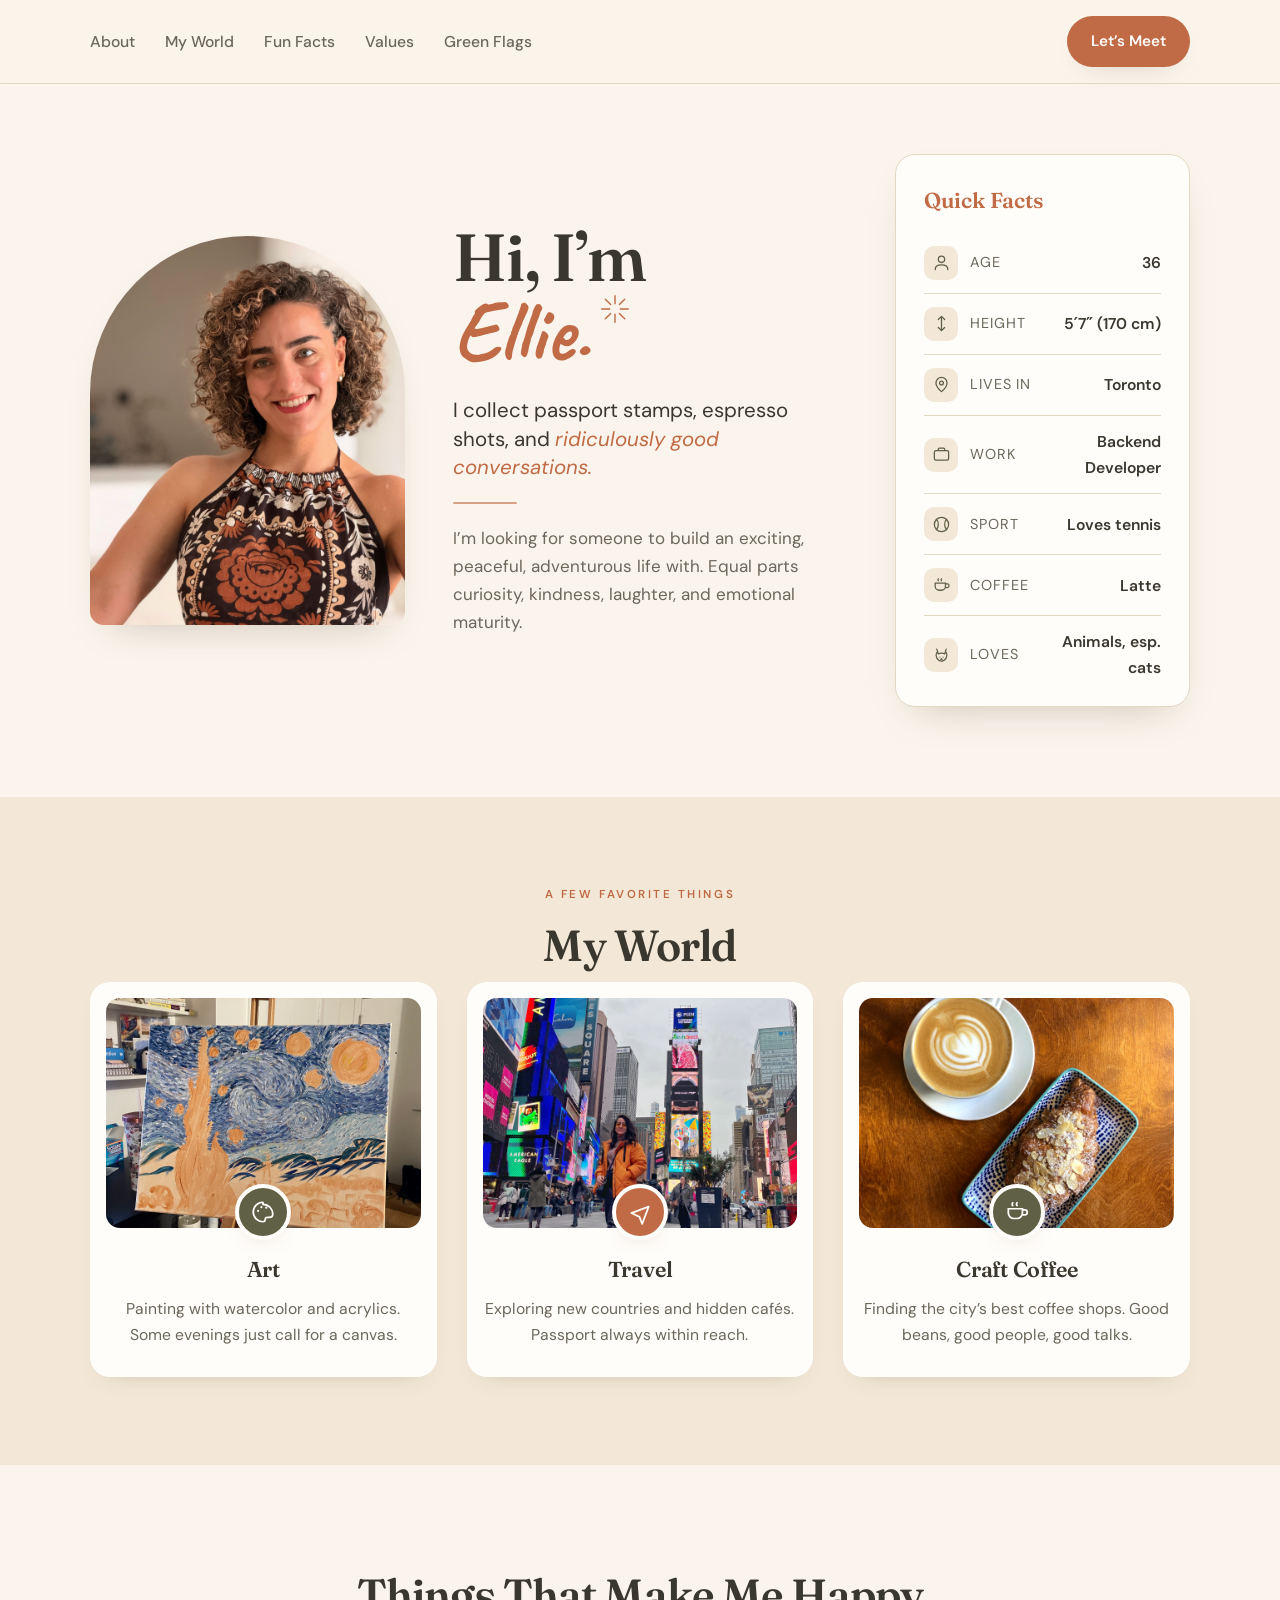
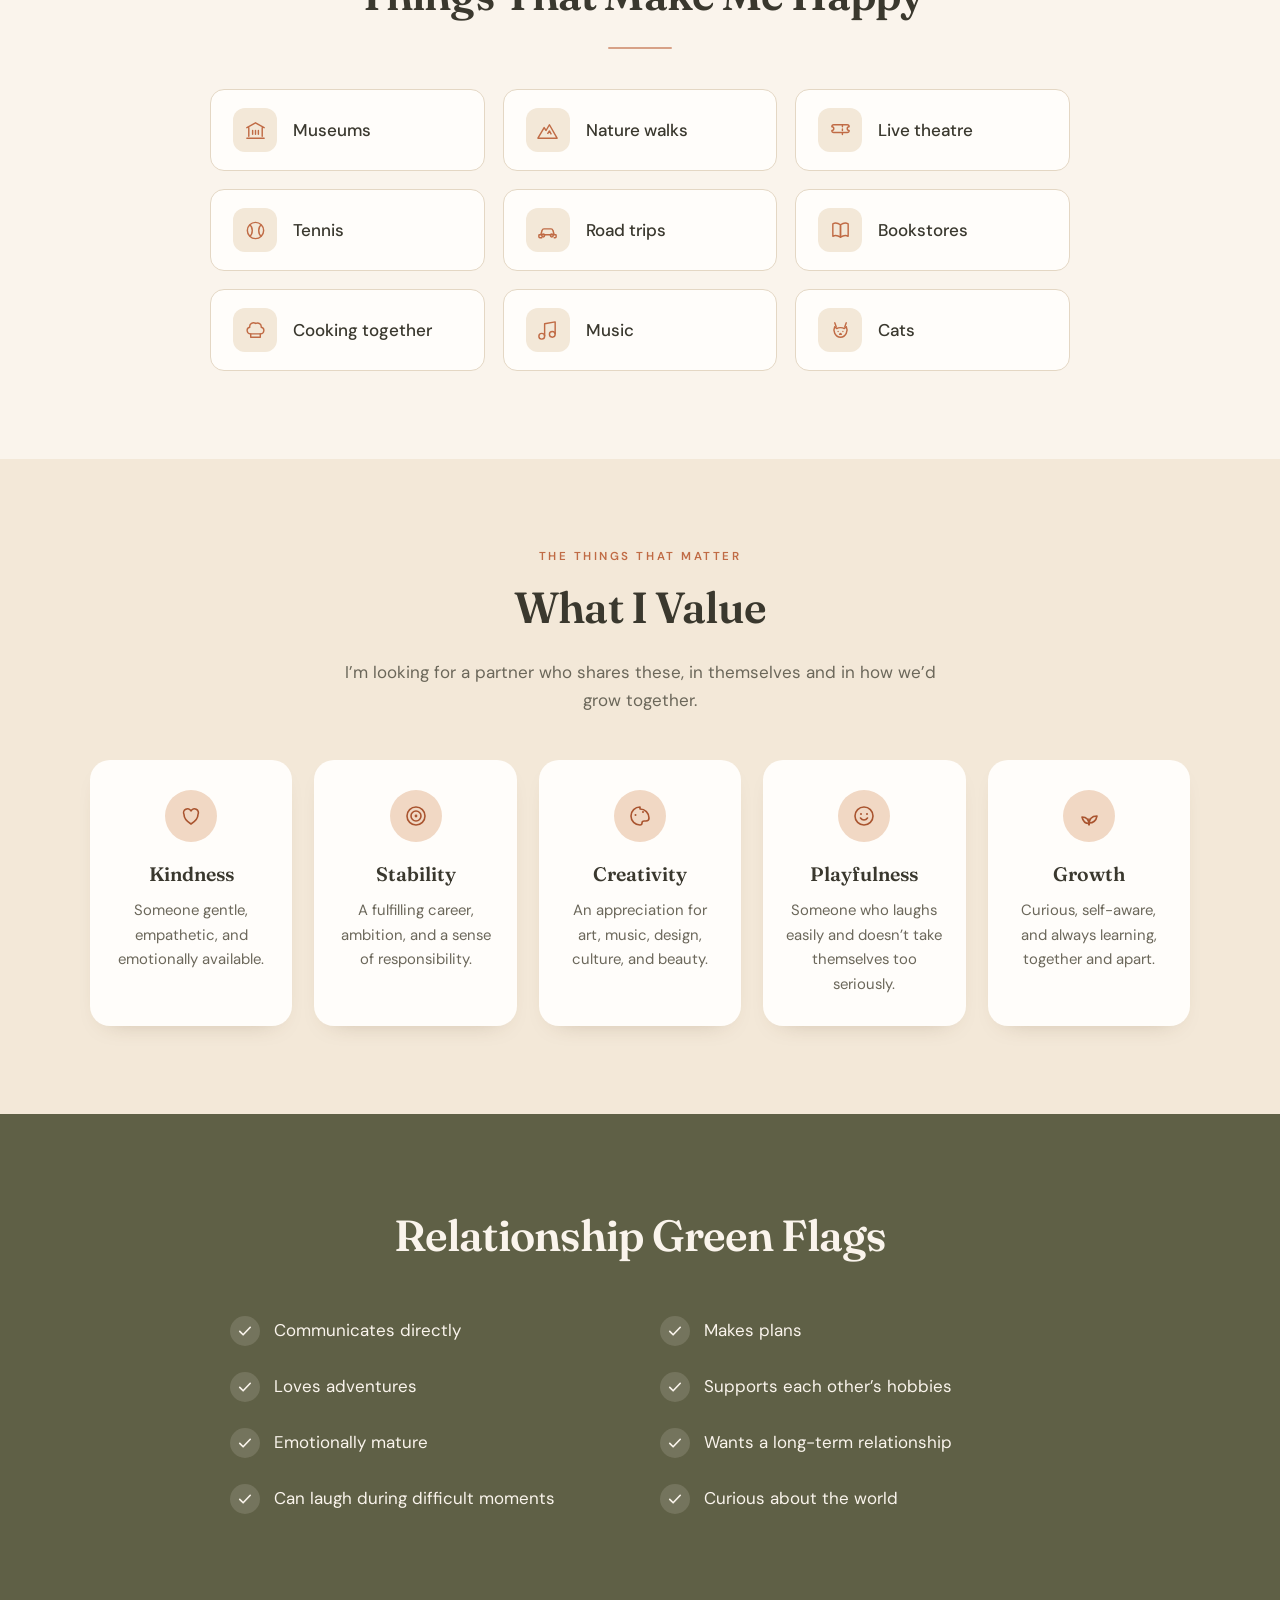
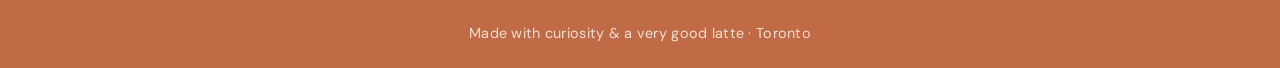
<file: index.html>
<!DOCTYPE html>
<html lang="en">
<head>
<meta charset="UTF-8" />
<meta name="viewport" content="width=device-width, initial-scale=1.0" />
<title>Ellie · Adventure &amp; Affection</title>
<link rel="preconnect" href="https://fonts.googleapis.com">
<link rel="preconnect" href="https://fonts.gstatic.com" crossorigin>
<link href="https://fonts.googleapis.com/css2?family=Fraunces:ital,opsz,wght@0,9..144,400..700;1,9..144,400..600&family=DM+Sans:opsz,wght@9..40,400..700&family=Caveat:wght@500;600;700&display=swap" rel="stylesheet">
<link rel="stylesheet" href="styles.css" />
</head>
<body>

<!-- ===================== NAV ===================== -->
<header class="nav">
  <div class="nav__inner">
    <nav class="nav__links">
      <a href="#about">About</a>
      <a href="#world">My World</a>
      <a href="#fun">Fun Facts</a>
      <a href="#values">Values</a>
      <a href="#flags">Green Flags</a>
    </nav>
    <a href="#connect" class="btn btn--solid nav__cta">Let’s Meet</a>
  </div>
</header>

<!-- ===================== HERO ===================== -->
<section class="hero" id="about">
  <div class="hero__grid">
    <div class="hero__photo">
      <img src="assets/profile.jpg" alt="Ellie smiling" />
    </div>

    <div class="hero__intro">
      <h1 class="display">Hi, I’m<br><span class="display__accent">Ellie.</span>
        <svg class="spark" viewBox="0 0 34 34" fill="none" aria-hidden="true">
          <path d="M17 2v9M17 23v9M2 17h9M23 17h9M6 6l6 6M22 22l6 6M28 6l-6 6M12 22l-6 6" stroke="currentColor" stroke-width="1.6" stroke-linecap="round"/>
        </svg>
      </h1>
      <p class="hero__sub">I collect passport stamps, espresso shots, and
        <em>ridiculously good conversations.</em></p>
      <span class="rule"></span>
      <p class="hero__body">I’m looking for someone to build an exciting, peaceful, adventurous
        life with. Equal parts curiosity, kindness, laughter, and emotional maturity.</p>
    </div>

    <aside class="facts">
      <h2 class="facts__title">Quick Facts</h2>
      <ul class="facts__list">
        <li><span class="facts__ico">
          <svg viewBox="0 0 24 24" fill="none"><circle cx="12" cy="8" r="4" stroke="currentColor" stroke-width="1.6"/><path d="M4 21c0-4 3.6-6 8-6s8 2 8 6" stroke="currentColor" stroke-width="1.6" stroke-linecap="round"/></svg></span>
          <span class="facts__k">Age</span><span class="facts__v">36</span></li>
        <li><span class="facts__ico">
          <svg viewBox="0 0 24 24" fill="none"><path d="M12 3v18M8 7l4-4 4 4M8 17l4 4 4-4" stroke="currentColor" stroke-width="1.6" stroke-linecap="round" stroke-linejoin="round"/></svg></span>
          <span class="facts__k">Height</span><span class="facts__v">5′7″ (170 cm)</span></li>
        <li><span class="facts__ico">
          <svg viewBox="0 0 24 24" fill="none"><path d="M12 21s-7-6-7-11a7 7 0 0 1 14 0c0 5-7 11-7 11Z" stroke="currentColor" stroke-width="1.6" stroke-linejoin="round"/><circle cx="12" cy="10" r="2.4" stroke="currentColor" stroke-width="1.6"/></svg></span>
          <span class="facts__k">Lives in</span><span class="facts__v">Toronto</span></li>
        <li><span class="facts__ico">
          <svg viewBox="0 0 24 24" fill="none"><rect x="3" y="7" width="18" height="12" rx="2" stroke="currentColor" stroke-width="1.6"/><path d="M8 7V5.5A1.5 1.5 0 0 1 9.5 4h5A1.5 1.5 0 0 1 16 5.5V7" stroke="currentColor" stroke-width="1.6"/></svg></span>
          <span class="facts__k">Work</span><span class="facts__v">Backend Developer</span></li>
        <li><span class="facts__ico">
          <svg viewBox="0 0 24 24" fill="none"><circle cx="12" cy="12" r="9" stroke="currentColor" stroke-width="1.6"/><path d="M5 5c4 3 4 11 0 14M19 5c-4 3-4 11 0 14" stroke="currentColor" stroke-width="1.6"/></svg></span>
          <span class="facts__k">Sport</span><span class="facts__v">Loves tennis</span></li>
        <li><span class="facts__ico">
          <svg viewBox="0 0 24 24" fill="none"><path d="M4 9h13v4a5 5 0 0 1-5 5H9a5 5 0 0 1-5-5V9Z" stroke="currentColor" stroke-width="1.6"/><path d="M17 10h2.2a2.3 2.3 0 0 1 0 4.6H17" stroke="currentColor" stroke-width="1.6"/><path d="M8 3.5c-.6.8-.6 1.7 0 2.5M12 3.5c-.6.8-.6 1.7 0 2.5" stroke="currentColor" stroke-width="1.6" stroke-linecap="round"/></svg></span>
          <span class="facts__k">Coffee</span><span class="facts__v">Latte</span></li>
        <li><span class="facts__ico">
          <svg viewBox="0 0 24 24" fill="none"><path d="M6 4l1.5 4M18 4l-1.5 4" stroke="currentColor" stroke-width="1.5" stroke-linecap="round"/><path d="M6 8c-1 2-1 5 0 7 1.2 2.4 3.4 4 6 4s4.8-1.6 6-4c1-2 1-5 0-7l-2 2c-1.2-.8-2.6-1-4-1s-2.8.2-4 1L6 8Z" stroke="currentColor" stroke-width="1.5" stroke-linejoin="round"/><path d="M10 14h.01M14 14h.01M12 16l-1 1h2l-1-1Z" stroke="currentColor" stroke-width="1.4" stroke-linecap="round" stroke-linejoin="round"/></svg></span>
          <span class="facts__k">Loves</span><span class="facts__v">Animals, esp. cats</span></li>
      </ul>
    </aside>
  </div>
</section>

<!-- ===================== MY WORLD ===================== -->
<section class="world" id="world">
  <div class="wrap">
    <p class="eyebrow">A few favorite things</p>
    <h2 class="section-title">My World</h2>
    <div class="cards3">
      <article class="pcard">
        <div class="pcard__img"><img src="assets/art.jpeg" alt="A Starry Night painting on an easel" /></div>
        <span class="badge badge--olive">
          <svg viewBox="0 0 24 24" fill="none"><path d="M12 3a9 9 0 1 0 0 18c1.5 0 2-1 2-2 0-1.4 1-2 2.2-2H18a3 3 0 0 0 3-3c0-5-4-9-9-9Z" stroke="currentColor" stroke-width="1.6" stroke-linejoin="round"/><circle cx="7.5" cy="11" r="1" fill="currentColor"/><circle cx="10.5" cy="7.5" r="1" fill="currentColor"/><circle cx="15" cy="8" r="1" fill="currentColor"/></svg>
        </span>
        <h3>Art</h3>
        <p>Painting with watercolor and acrylics. Some evenings just call for a canvas.</p>
      </article>

      <article class="pcard">
        <div class="pcard__img"><img src="assets/travel.jpg" alt="Ellie in Times Square, New York" /></div>
        <span class="badge badge--terra">
          <svg viewBox="0 0 24 24" fill="none"><path d="M4 13l16-6-6 16-2.5-6.5L4 13Z" stroke="currentColor" stroke-width="1.6" stroke-linejoin="round"/></svg>
        </span>
        <h3>Travel</h3>
        <p>Exploring new countries and hidden cafés. Passport always within reach.</p>
      </article>

      <article class="pcard">
        <div class="pcard__img"><img src="assets/coffee.jpeg" alt="A flat white and almond croissant" /></div>
        <span class="badge badge--olive">
          <svg viewBox="0 0 24 24" fill="none"><path d="M4 9h13v4a5 5 0 0 1-5 5H9a5 5 0 0 1-5-5V9Z" stroke="currentColor" stroke-width="1.6"/><path d="M17 10h2.2a2.3 2.3 0 0 1 0 4.6H17" stroke="currentColor" stroke-width="1.6"/><path d="M8 3.5c-.6.8-.6 1.7 0 2.5M12 3.5c-.6.8-.6 1.7 0 2.5" stroke="currentColor" stroke-width="1.6" stroke-linecap="round"/></svg>
        </span>
        <h3>Craft Coffee</h3>
        <p>Finding the city’s best coffee shops. Good beans, good people, good talks.</p>
      </article>
    </div>
  </div>
</section>

<!-- ===================== HAPPY GRID ===================== -->
<section class="happy" id="fun">
  <div class="wrap">
    <h2 class="section-title">Things That Make Me Happy</h2>
    <span class="rule rule--center"></span>
    <div class="happy__grid">
      <div class="hitem"><span class="hitem__ico"><svg viewBox="0 0 24 24" fill="none"><path d="M3 9l9-5 9 5M5 9v9m14-9v9M3 20h18M9 12v4M12 12v4M15 12v4" stroke="currentColor" stroke-width="1.5" stroke-linecap="round" stroke-linejoin="round"/></svg></span><span>Museums</span></div>
      <div class="hitem"><span class="hitem__ico"><svg viewBox="0 0 24 24" fill="none"><path d="M2 20h20L14 6l-3.5 6-2-3L2 20Z" stroke="currentColor" stroke-width="1.5" stroke-linejoin="round"/><path d="M12 15.5l2-3 2 3.5" stroke="currentColor" stroke-width="1.5" stroke-linejoin="round"/></svg></span><span>Nature walks</span></div>
      <div class="hitem"><span class="hitem__ico"><svg viewBox="0 0 24 24" fill="none"><path d="M3 8a2 2 0 0 1 2-2h14a2 2 0 0 1 2 2 2 2 0 0 0 0 4 2 2 0 0 1-2 2H5a2 2 0 0 1-2-2 2 2 0 0 0 0-4Z" stroke="currentColor" stroke-width="1.5" stroke-linejoin="round"/><path d="M14 6.5v11" stroke="currentColor" stroke-width="1.5" stroke-linecap="round" stroke-dasharray="1.6 2.4"/></svg></span><span>Live theatre</span></div>
      <div class="hitem"><span class="hitem__ico"><svg viewBox="0 0 24 24" fill="none"><circle cx="12" cy="12" r="8.5" stroke="currentColor" stroke-width="1.5"/><path d="M6 6c3.5 2.5 3.5 9.5 0 12M18 6c-3.5 2.5-3.5 9.5 0 12" stroke="currentColor" stroke-width="1.5"/></svg></span><span>Tennis</span></div>
      <div class="hitem"><span class="hitem__ico"><svg viewBox="0 0 24 24" fill="none"><path d="M5 16.5l1.4-4.7A2 2 0 0 1 8.3 10.3h7.4a2 2 0 0 1 1.9 1.5L19 16.5" stroke="currentColor" stroke-width="1.5" stroke-linejoin="round"/><path d="M3.5 16.5h17a.5.5 0 0 1 .5.5v1.5a1 1 0 0 1-1 1h-1M6 19.5H4a1 1 0 0 1-1-1V17a.5.5 0 0 1 .5-.5" stroke="currentColor" stroke-width="1.5" stroke-linecap="round" stroke-linejoin="round"/><circle cx="7.5" cy="17.2" r="1.5" stroke="currentColor" stroke-width="1.5"/><circle cx="16.5" cy="17.2" r="1.5" stroke="currentColor" stroke-width="1.5"/></svg></span><span>Road trips</span></div>
      <div class="hitem"><span class="hitem__ico"><svg viewBox="0 0 24 24" fill="none"><path d="M4 5c2-1 5-1 8 1v13c-3-2-6-2-8-1V5Z" stroke="currentColor" stroke-width="1.5" stroke-linejoin="round"/><path d="M20 5c-2-1-5-1-8 1v13c3-2 6-2 8-1V5Z" stroke="currentColor" stroke-width="1.5" stroke-linejoin="round"/></svg></span><span>Bookstores</span></div>
      <div class="hitem"><span class="hitem__ico"><svg viewBox="0 0 24 24" fill="none"><path d="M7 15.5a3.5 3.5 0 0 1-1-6.9A4 4 0 0 1 12.2 4.6 4 4 0 0 1 18 8.6a3.5 3.5 0 0 1-1 6.9v0H7Z" stroke="currentColor" stroke-width="1.5" stroke-linejoin="round"/><path d="M7 15.5V19h10v-3.5" stroke="currentColor" stroke-width="1.5" stroke-linecap="round" stroke-linejoin="round"/></svg></span><span>Cooking together</span></div>
      <div class="hitem"><span class="hitem__ico"><svg viewBox="0 0 24 24" fill="none"><path d="M9 18V5l11-2v13" stroke="currentColor" stroke-width="1.5" stroke-linejoin="round"/><circle cx="6" cy="18" r="3" stroke="currentColor" stroke-width="1.5"/><circle cx="17" cy="16" r="3" stroke="currentColor" stroke-width="1.5"/></svg></span><span>Music</span></div>
      <div class="hitem"><span class="hitem__ico"><svg viewBox="0 0 24 24" fill="none"><path d="M6 4l1.5 4M18 4l-1.5 4" stroke="currentColor" stroke-width="1.5" stroke-linecap="round"/><path d="M6 8c-1 2-1 5 0 7 1.2 2.4 3.4 4 6 4s4.8-1.6 6-4c1-2 1-5 0-7l-2 2c-1.2-.8-2.6-1-4-1s-2.8.2-4 1L6 8Z" stroke="currentColor" stroke-width="1.5" stroke-linejoin="round"/><path d="M9.5 13h.01M14.5 13h.01M12 15l-1 1h2l-1-1Z" stroke="currentColor" stroke-width="1.4" stroke-linecap="round" stroke-linejoin="round"/></svg></span><span>Cats</span></div>
    </div>
  </div>
</section>

<!-- ===================== VALUES ===================== -->
<section class="values" id="values">
  <div class="wrap">
    <p class="eyebrow">The things that matter</p>
    <h2 class="section-title">What I Value</h2>
    <p class="section-lead">I’m looking for a partner who shares these, in themselves and in how we’d
      grow together.</p>

    <div class="vgrid">
      <article class="vcard">
        <span class="badge badge--peach"><svg viewBox="0 0 24 24" fill="none"><path d="M12 20s-7-4.35-7-9.5A3.5 3.5 0 0 1 12 7a3.5 3.5 0 0 1 7 3.5C19 15.65 12 20 12 20Z" stroke="currentColor" stroke-width="1.6" stroke-linejoin="round"/></svg></span>
        <h3>Kindness</h3>
        <p>Someone gentle, empathetic, and emotionally available.</p>
      </article>
      <article class="vcard">
        <span class="badge badge--peach"><svg viewBox="0 0 24 24" fill="none"><circle cx="12" cy="12" r="9" stroke="currentColor" stroke-width="1.6"/><circle cx="12" cy="12" r="5" stroke="currentColor" stroke-width="1.6"/><circle cx="12" cy="12" r="1.4" fill="currentColor"/></svg></span>
        <h3>Stability</h3>
        <p>A fulfilling career, ambition, and a sense of responsibility.</p>
      </article>
      <article class="vcard">
        <span class="badge badge--peach"><svg viewBox="0 0 24 24" fill="none"><path d="M12 3a9 9 0 1 0 0 18c1.5 0 2-1 2-2 0-1.4 1-2 2.2-2H18a3 3 0 0 0 3-3c0-5-4-9-9-9Z" stroke="currentColor" stroke-width="1.6" stroke-linejoin="round"/><circle cx="7.5" cy="11" r="1" fill="currentColor"/><circle cx="15" cy="8" r="1" fill="currentColor"/></svg></span>
        <h3>Creativity</h3>
        <p>An appreciation for art, music, design, culture, and beauty.</p>
      </article>
      <article class="vcard">
        <span class="badge badge--peach"><svg viewBox="0 0 24 24" fill="none"><circle cx="12" cy="12" r="9" stroke="currentColor" stroke-width="1.6"/><path d="M8.5 14c1 1.4 2.2 2 3.5 2s2.5-.6 3.5-2" stroke="currentColor" stroke-width="1.6" stroke-linecap="round"/><circle cx="9" cy="10" r="1" fill="currentColor"/><circle cx="15" cy="10" r="1" fill="currentColor"/></svg></span>
        <h3>Playfulness</h3>
        <p>Someone who laughs easily and doesn’t take themselves too seriously.</p>
      </article>
      <article class="vcard">
        <span class="badge badge--peach"><svg viewBox="0 0 24 24" fill="none"><path d="M12 21c0-6 3-9 8-9-1 5-4 7-8 7" stroke="currentColor" stroke-width="1.6" stroke-linejoin="round"/><path d="M12 21c0-5-2.5-8-7-8 1 4.5 3.5 6.5 7 6.5" stroke="currentColor" stroke-width="1.6" stroke-linejoin="round"/><path d="M12 21v-6" stroke="currentColor" stroke-width="1.6" stroke-linecap="round"/></svg></span>
        <h3>Growth</h3>
        <p>Curious, self-aware, and always learning, together and apart.</p>
      </article>
    </div>
  </div>
</section>

<!-- ===================== GREEN FLAGS ===================== -->
<section class="flags" id="flags">
  <div class="wrap">
    <h2 class="section-title section-title--light">Relationship Green Flags</h2>
    <ul class="flags__list">
      <li><span class="check"><svg viewBox="0 0 24 24" fill="none"><path d="M5 12.5l4.5 4.5L19 7" stroke="currentColor" stroke-width="2.2" stroke-linecap="round" stroke-linejoin="round"/></svg></span>Communicates directly</li>
      <li><span class="check"><svg viewBox="0 0 24 24" fill="none"><path d="M5 12.5l4.5 4.5L19 7" stroke="currentColor" stroke-width="2.2" stroke-linecap="round" stroke-linejoin="round"/></svg></span>Makes plans</li>
      <li><span class="check"><svg viewBox="0 0 24 24" fill="none"><path d="M5 12.5l4.5 4.5L19 7" stroke="currentColor" stroke-width="2.2" stroke-linecap="round" stroke-linejoin="round"/></svg></span>Loves adventures</li>
      <li><span class="check"><svg viewBox="0 0 24 24" fill="none"><path d="M5 12.5l4.5 4.5L19 7" stroke="currentColor" stroke-width="2.2" stroke-linecap="round" stroke-linejoin="round"/></svg></span>Supports each other’s hobbies</li>
      <li><span class="check"><svg viewBox="0 0 24 24" fill="none"><path d="M5 12.5l4.5 4.5L19 7" stroke="currentColor" stroke-width="2.2" stroke-linecap="round" stroke-linejoin="round"/></svg></span>Emotionally mature</li>
      <li><span class="check"><svg viewBox="0 0 24 24" fill="none"><path d="M5 12.5l4.5 4.5L19 7" stroke="currentColor" stroke-width="2.2" stroke-linecap="round" stroke-linejoin="round"/></svg></span>Wants a long-term relationship</li>
      <li><span class="check"><svg viewBox="0 0 24 24" fill="none"><path d="M5 12.5l4.5 4.5L19 7" stroke="currentColor" stroke-width="2.2" stroke-linecap="round" stroke-linejoin="round"/></svg></span>Can laugh during difficult moments</li>
      <li><span class="check"><svg viewBox="0 0 24 24" fill="none"><path d="M5 12.5l4.5 4.5L19 7" stroke="currentColor" stroke-width="2.2" stroke-linecap="round" stroke-linejoin="round"/></svg></span>Curious about the world</li>
    </ul>
  </div>
</section>

<!-- ===================== FOOTER CTA ===================== -->
<footer class="cta" id="meet">
  <p class="cta__foot">Made with curiosity &amp; a very good latte · Toronto</p>
</footer>

<!-- ===================== CONNECT MODAL ===================== -->
<div class="modal" id="connect">
  <a href="#about" class="modal__backdrop" aria-label="Close"></a>
  <div class="modal__card" role="dialog" aria-modal="true" aria-labelledby="connect-title">
    <a href="#about" class="modal__close" aria-label="Close">
      <svg viewBox="0 0 24 24" fill="none"><path d="M6 6l12 12M18 6L6 18" stroke="currentColor" stroke-width="1.8" stroke-linecap="round"/></svg>
    </a>
    <p class="eyebrow" style="text-align:left;margin:0;">Let’s meet</p>
    <h2 class="modal__title" id="connect-title">Say hi <span>👋</span></h2>
    <p class="modal__sub">Leave your details and I’ll be in touch. No pressure, just good conversation.</p>

    <!-- Replace YOUR_FORM_ID with your Formspree endpoint id (formspree.io → New form) -->
    <form class="cform" action="https://formspree.io/f/mbdnjzdn" method="POST">
      <label class="cfield">
        <span>Name</span>
        <input type="text" name="full name" placeholder="Your name" required />
      </label>
      <label class="cfield">
        <span>Phone number</span>
        <input type="tel" name="phone" placeholder="+1 (___) ___-____" required />
      </label>
      <label class="cfield">
        <span>Instagram</span>
        <input type="text" name="instagram" placeholder="@yourhandle" required />
      </label>
      <label class="cfield">
        <span>Linkedin</span>
        <input type="text" name="linkedin" placeholder="linkedinprofile" required />
      </label>
      <input type="hidden" name="_subject" value="New hello from your portfolio ✨" />
      <button type="submit" class="btn btn--solid cform__submit">Send it my way
        <svg viewBox="0 0 24 24" fill="none" aria-hidden="true"><path d="M5 12h14M13 6l6 6-6 6" stroke="currentColor" stroke-width="1.8" stroke-linecap="round" stroke-linejoin="round"/></svg>
      </button>
    </form>
  </div>
</div>

</body>
</html>
</file>
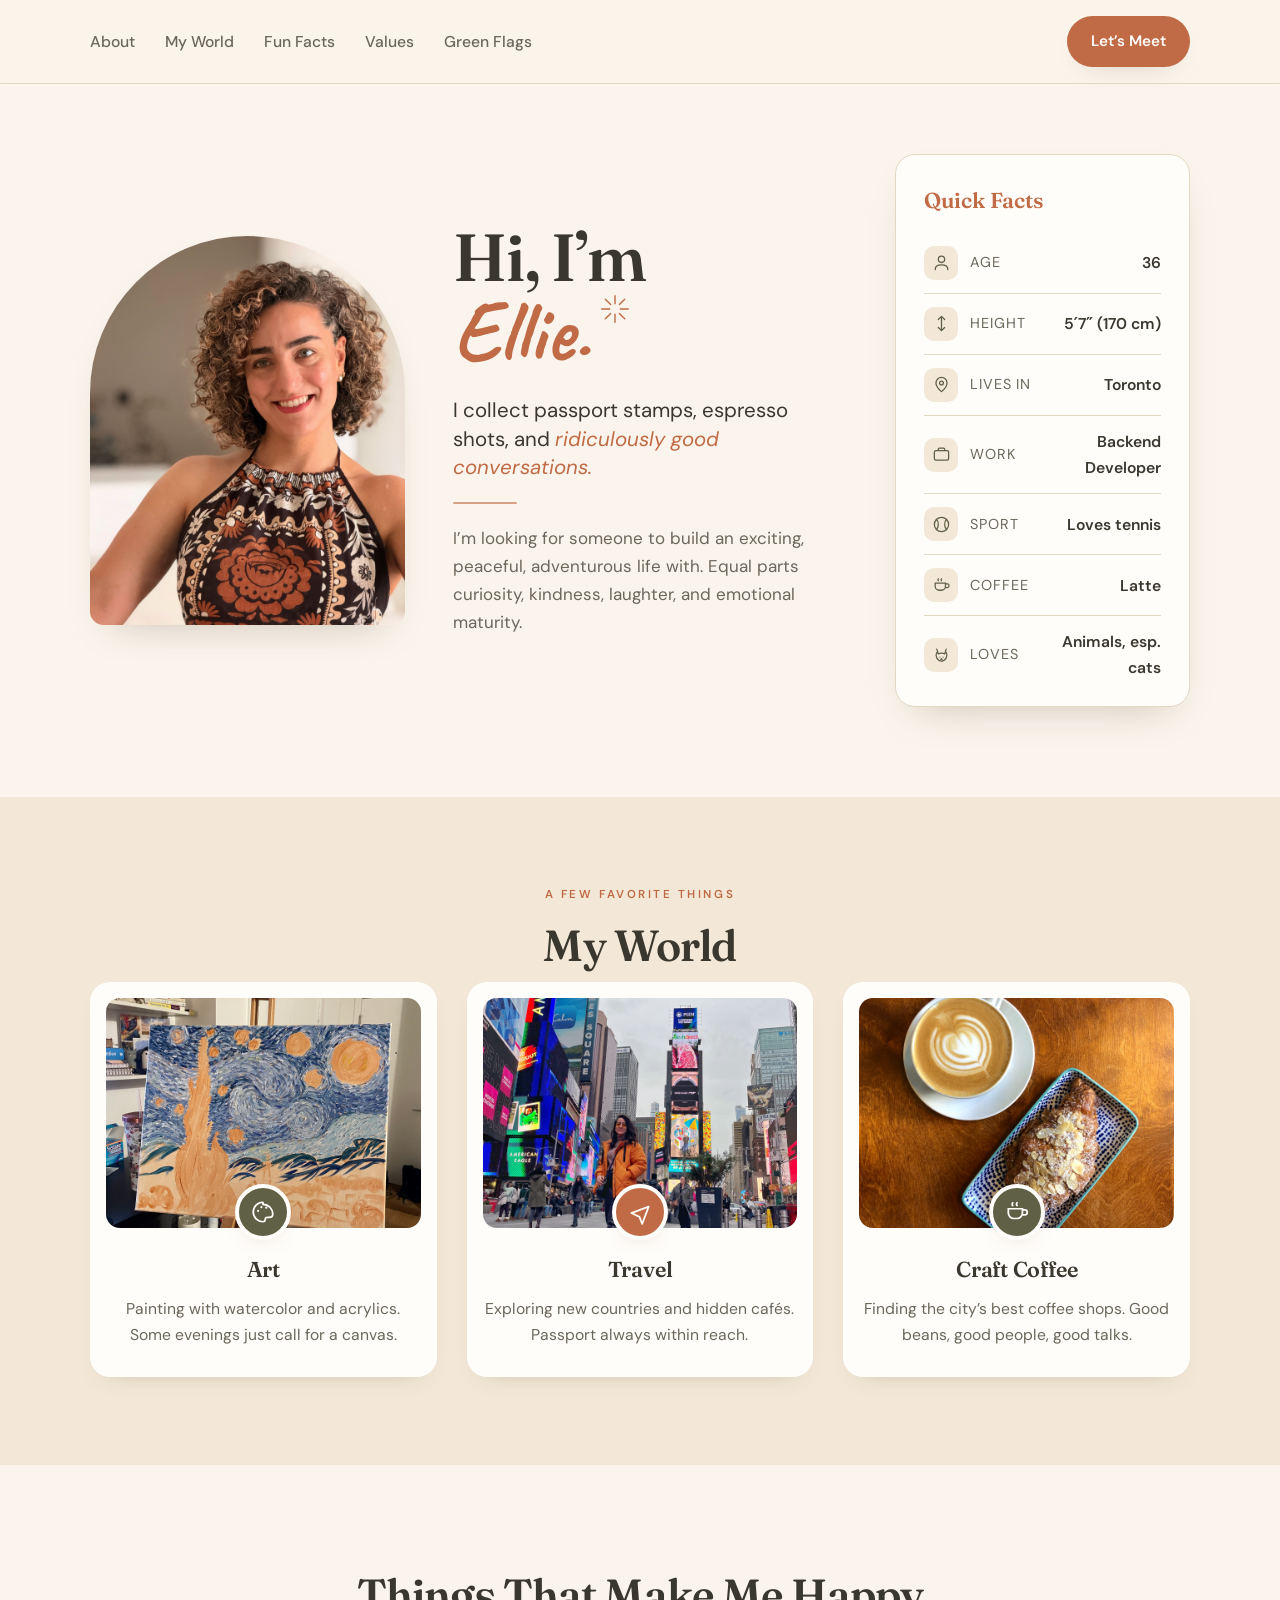
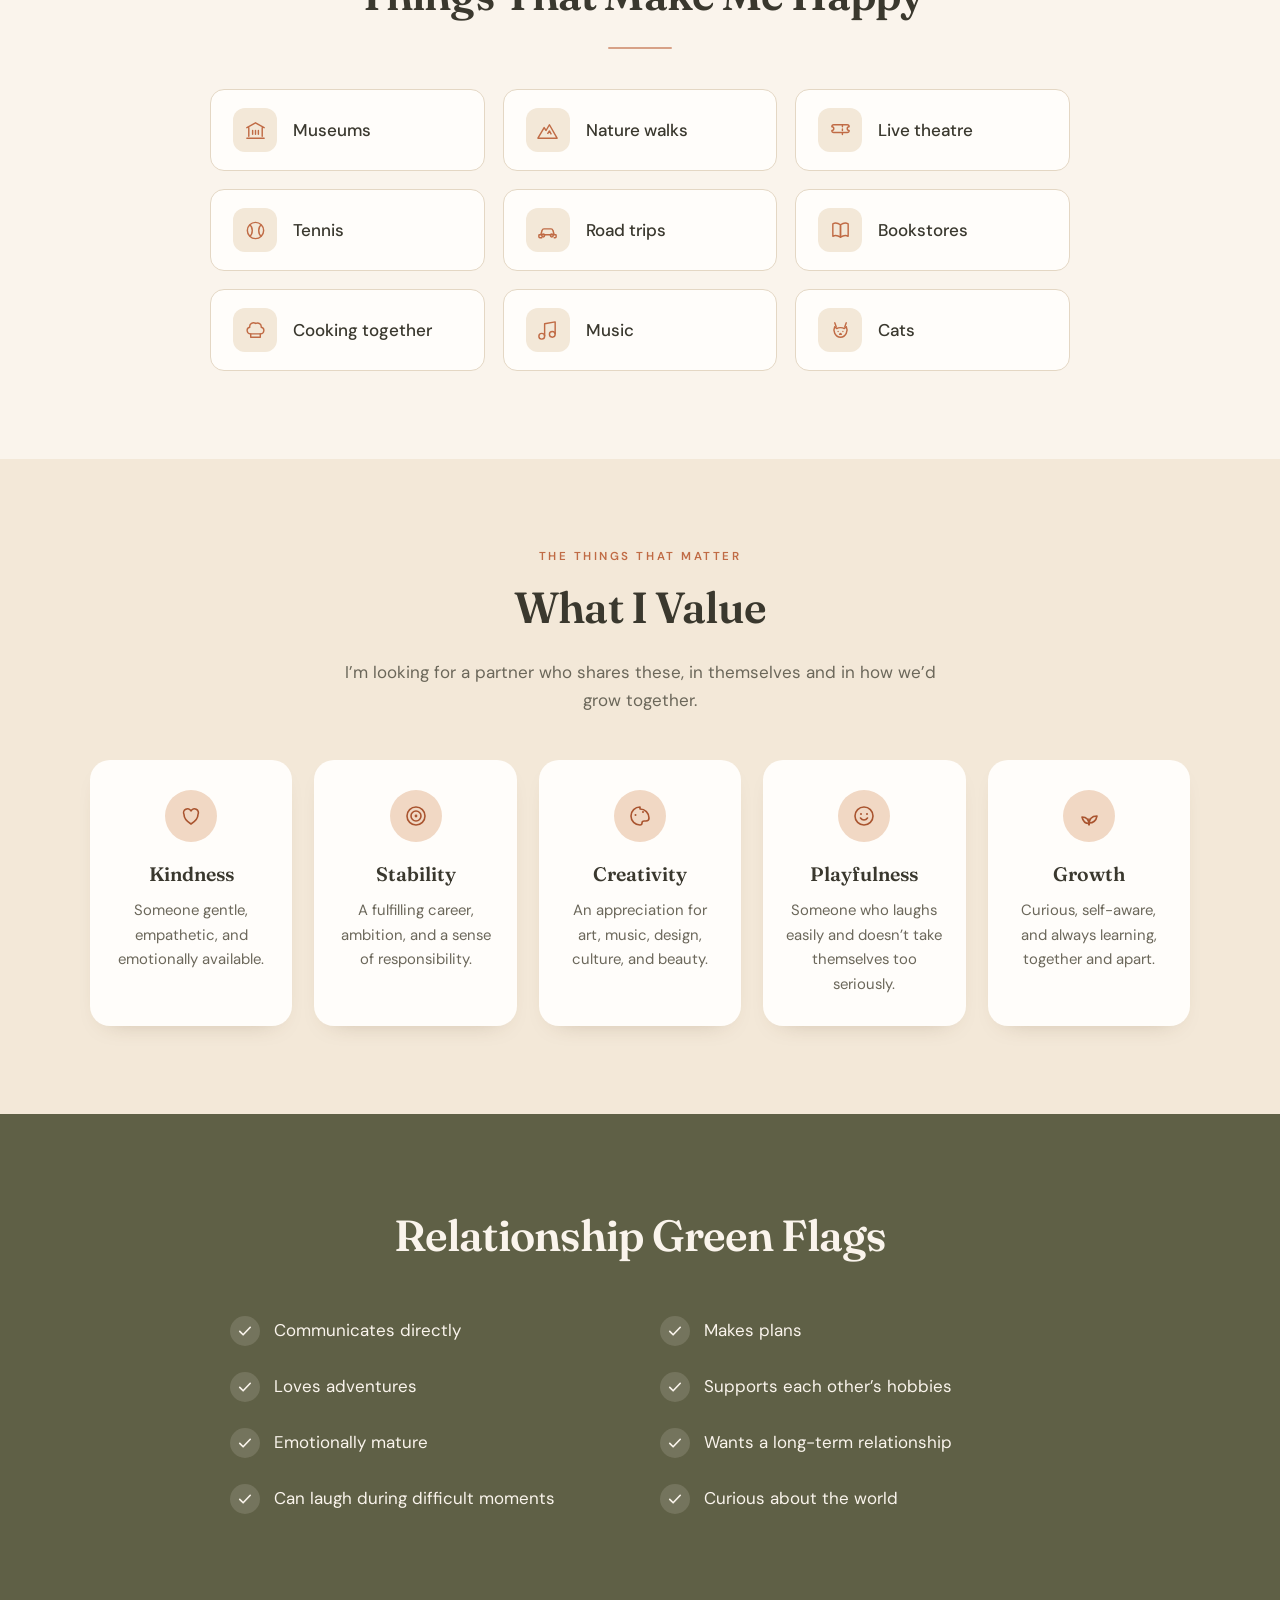
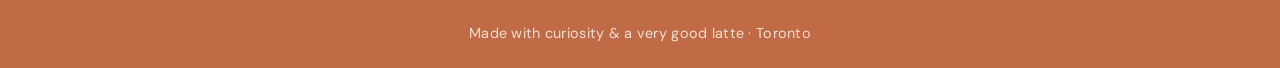
<file: ellie-portfolio/index.html>
<!DOCTYPE html>
<html lang="en">
<head>
<meta charset="UTF-8" />
<meta name="viewport" content="width=device-width, initial-scale=1.0" />
<title>Ellie · Adventure &amp; Affection</title>
<link rel="preconnect" href="https://fonts.googleapis.com">
<link rel="preconnect" href="https://fonts.gstatic.com" crossorigin>
<link href="https://fonts.googleapis.com/css2?family=Fraunces:ital,opsz,wght@0,9..144,400..700;1,9..144,400..600&family=DM+Sans:opsz,wght@9..40,400..700&family=Caveat:wght@500;600;700&display=swap" rel="stylesheet">
<link rel="stylesheet" href="styles.css" />
</head>
<body>

<!-- ===================== NAV ===================== -->
<header class="nav">
  <div class="nav__inner">
    <nav class="nav__links">
      <a href="#about">About</a>
      <a href="#world">My World</a>
      <a href="#fun">Fun Facts</a>
      <a href="#values">Values</a>
      <a href="#flags">Green Flags</a>
    </nav>
    <a href="#connect" class="btn btn--solid nav__cta">Let’s Meet</a>
  </div>
</header>

<!-- ===================== HERO ===================== -->
<section class="hero" id="about">
  <div class="hero__grid">
    <div class="hero__photo">
      <img src="assets/profile.jpg" alt="Ellie smiling" />
    </div>

    <div class="hero__intro">
      <h1 class="display">Hi, I’m<br><span class="display__accent">Ellie.</span>
        <svg class="spark" viewBox="0 0 34 34" fill="none" aria-hidden="true">
          <path d="M17 2v9M17 23v9M2 17h9M23 17h9M6 6l6 6M22 22l6 6M28 6l-6 6M12 22l-6 6" stroke="currentColor" stroke-width="1.6" stroke-linecap="round"/>
        </svg>
      </h1>
      <p class="hero__sub">I collect passport stamps, espresso shots, and
        <em>ridiculously good conversations.</em></p>
      <span class="rule"></span>
      <p class="hero__body">I’m looking for someone to build an exciting, peaceful, adventurous
        life with. Equal parts curiosity, kindness, laughter, and emotional maturity.</p>
    </div>

    <aside class="facts">
      <h2 class="facts__title">Quick Facts</h2>
      <ul class="facts__list">
        <li><span class="facts__ico">
          <svg viewBox="0 0 24 24" fill="none"><circle cx="12" cy="8" r="4" stroke="currentColor" stroke-width="1.6"/><path d="M4 21c0-4 3.6-6 8-6s8 2 8 6" stroke="currentColor" stroke-width="1.6" stroke-linecap="round"/></svg></span>
          <span class="facts__k">Age</span><span class="facts__v">36</span></li>
        <li><span class="facts__ico">
          <svg viewBox="0 0 24 24" fill="none"><path d="M12 3v18M8 7l4-4 4 4M8 17l4 4 4-4" stroke="currentColor" stroke-width="1.6" stroke-linecap="round" stroke-linejoin="round"/></svg></span>
          <span class="facts__k">Height</span><span class="facts__v">5′7″ (170 cm)</span></li>
        <li><span class="facts__ico">
          <svg viewBox="0 0 24 24" fill="none"><path d="M12 21s-7-6-7-11a7 7 0 0 1 14 0c0 5-7 11-7 11Z" stroke="currentColor" stroke-width="1.6" stroke-linejoin="round"/><circle cx="12" cy="10" r="2.4" stroke="currentColor" stroke-width="1.6"/></svg></span>
          <span class="facts__k">Lives in</span><span class="facts__v">Toronto</span></li>
        <li><span class="facts__ico">
          <svg viewBox="0 0 24 24" fill="none"><rect x="3" y="7" width="18" height="12" rx="2" stroke="currentColor" stroke-width="1.6"/><path d="M8 7V5.5A1.5 1.5 0 0 1 9.5 4h5A1.5 1.5 0 0 1 16 5.5V7" stroke="currentColor" stroke-width="1.6"/></svg></span>
          <span class="facts__k">Work</span><span class="facts__v">Backend Developer</span></li>
        <li><span class="facts__ico">
          <svg viewBox="0 0 24 24" fill="none"><circle cx="12" cy="12" r="9" stroke="currentColor" stroke-width="1.6"/><path d="M5 5c4 3 4 11 0 14M19 5c-4 3-4 11 0 14" stroke="currentColor" stroke-width="1.6"/></svg></span>
          <span class="facts__k">Sport</span><span class="facts__v">Loves tennis</span></li>
        <li><span class="facts__ico">
          <svg viewBox="0 0 24 24" fill="none"><path d="M4 9h13v4a5 5 0 0 1-5 5H9a5 5 0 0 1-5-5V9Z" stroke="currentColor" stroke-width="1.6"/><path d="M17 10h2.2a2.3 2.3 0 0 1 0 4.6H17" stroke="currentColor" stroke-width="1.6"/><path d="M8 3.5c-.6.8-.6 1.7 0 2.5M12 3.5c-.6.8-.6 1.7 0 2.5" stroke="currentColor" stroke-width="1.6" stroke-linecap="round"/></svg></span>
          <span class="facts__k">Coffee</span><span class="facts__v">Latte</span></li>
        <li><span class="facts__ico">
          <svg viewBox="0 0 24 24" fill="none"><path d="M6 4l1.5 4M18 4l-1.5 4" stroke="currentColor" stroke-width="1.5" stroke-linecap="round"/><path d="M6 8c-1 2-1 5 0 7 1.2 2.4 3.4 4 6 4s4.8-1.6 6-4c1-2 1-5 0-7l-2 2c-1.2-.8-2.6-1-4-1s-2.8.2-4 1L6 8Z" stroke="currentColor" stroke-width="1.5" stroke-linejoin="round"/><path d="M10 14h.01M14 14h.01M12 16l-1 1h2l-1-1Z" stroke="currentColor" stroke-width="1.4" stroke-linecap="round" stroke-linejoin="round"/></svg></span>
          <span class="facts__k">Loves</span><span class="facts__v">Animals, esp. cats</span></li>
      </ul>
    </aside>
  </div>
</section>

<!-- ===================== MY WORLD ===================== -->
<section class="world" id="world">
  <div class="wrap">
    <p class="eyebrow">A few favorite things</p>
    <h2 class="section-title">My World</h2>
    <div class="cards3">
      <article class="pcard">
        <div class="pcard__img"><img src="assets/art.jpeg" alt="A Starry Night painting on an easel" /></div>
        <span class="badge badge--olive">
          <svg viewBox="0 0 24 24" fill="none"><path d="M12 3a9 9 0 1 0 0 18c1.5 0 2-1 2-2 0-1.4 1-2 2.2-2H18a3 3 0 0 0 3-3c0-5-4-9-9-9Z" stroke="currentColor" stroke-width="1.6" stroke-linejoin="round"/><circle cx="7.5" cy="11" r="1" fill="currentColor"/><circle cx="10.5" cy="7.5" r="1" fill="currentColor"/><circle cx="15" cy="8" r="1" fill="currentColor"/></svg>
        </span>
        <h3>Art</h3>
        <p>Painting with watercolor and acrylics. Some evenings just call for a canvas.</p>
      </article>

      <article class="pcard">
        <div class="pcard__img"><img src="assets/travel.jpg" alt="Ellie in Times Square, New York" /></div>
        <span class="badge badge--terra">
          <svg viewBox="0 0 24 24" fill="none"><path d="M4 13l16-6-6 16-2.5-6.5L4 13Z" stroke="currentColor" stroke-width="1.6" stroke-linejoin="round"/></svg>
        </span>
        <h3>Travel</h3>
        <p>Exploring new countries and hidden cafés. Passport always within reach.</p>
      </article>

      <article class="pcard">
        <div class="pcard__img"><img src="assets/coffee.jpeg" alt="A flat white and almond croissant" /></div>
        <span class="badge badge--olive">
          <svg viewBox="0 0 24 24" fill="none"><path d="M4 9h13v4a5 5 0 0 1-5 5H9a5 5 0 0 1-5-5V9Z" stroke="currentColor" stroke-width="1.6"/><path d="M17 10h2.2a2.3 2.3 0 0 1 0 4.6H17" stroke="currentColor" stroke-width="1.6"/><path d="M8 3.5c-.6.8-.6 1.7 0 2.5M12 3.5c-.6.8-.6 1.7 0 2.5" stroke="currentColor" stroke-width="1.6" stroke-linecap="round"/></svg>
        </span>
        <h3>Craft Coffee</h3>
        <p>Finding the city’s best coffee shops. Good beans, good people, good talks.</p>
      </article>
    </div>
  </div>
</section>

<!-- ===================== HAPPY GRID ===================== -->
<section class="happy" id="fun">
  <div class="wrap">
    <h2 class="section-title">Things That Make Me Happy</h2>
    <span class="rule rule--center"></span>
    <div class="happy__grid">
      <div class="hitem"><span class="hitem__ico"><svg viewBox="0 0 24 24" fill="none"><path d="M3 9l9-5 9 5M5 9v9m14-9v9M3 20h18M9 12v4M12 12v4M15 12v4" stroke="currentColor" stroke-width="1.5" stroke-linecap="round" stroke-linejoin="round"/></svg></span><span>Museums</span></div>
      <div class="hitem"><span class="hitem__ico"><svg viewBox="0 0 24 24" fill="none"><path d="M2 20h20L14 6l-3.5 6-2-3L2 20Z" stroke="currentColor" stroke-width="1.5" stroke-linejoin="round"/><path d="M12 15.5l2-3 2 3.5" stroke="currentColor" stroke-width="1.5" stroke-linejoin="round"/></svg></span><span>Nature walks</span></div>
      <div class="hitem"><span class="hitem__ico"><svg viewBox="0 0 24 24" fill="none"><path d="M3 8a2 2 0 0 1 2-2h14a2 2 0 0 1 2 2 2 2 0 0 0 0 4 2 2 0 0 1-2 2H5a2 2 0 0 1-2-2 2 2 0 0 0 0-4Z" stroke="currentColor" stroke-width="1.5" stroke-linejoin="round"/><path d="M14 6.5v11" stroke="currentColor" stroke-width="1.5" stroke-linecap="round" stroke-dasharray="1.6 2.4"/></svg></span><span>Live theatre</span></div>
      <div class="hitem"><span class="hitem__ico"><svg viewBox="0 0 24 24" fill="none"><circle cx="12" cy="12" r="8.5" stroke="currentColor" stroke-width="1.5"/><path d="M6 6c3.5 2.5 3.5 9.5 0 12M18 6c-3.5 2.5-3.5 9.5 0 12" stroke="currentColor" stroke-width="1.5"/></svg></span><span>Tennis</span></div>
      <div class="hitem"><span class="hitem__ico"><svg viewBox="0 0 24 24" fill="none"><path d="M5 16.5l1.4-4.7A2 2 0 0 1 8.3 10.3h7.4a2 2 0 0 1 1.9 1.5L19 16.5" stroke="currentColor" stroke-width="1.5" stroke-linejoin="round"/><path d="M3.5 16.5h17a.5.5 0 0 1 .5.5v1.5a1 1 0 0 1-1 1h-1M6 19.5H4a1 1 0 0 1-1-1V17a.5.5 0 0 1 .5-.5" stroke="currentColor" stroke-width="1.5" stroke-linecap="round" stroke-linejoin="round"/><circle cx="7.5" cy="17.2" r="1.5" stroke="currentColor" stroke-width="1.5"/><circle cx="16.5" cy="17.2" r="1.5" stroke="currentColor" stroke-width="1.5"/></svg></span><span>Road trips</span></div>
      <div class="hitem"><span class="hitem__ico"><svg viewBox="0 0 24 24" fill="none"><path d="M4 5c2-1 5-1 8 1v13c-3-2-6-2-8-1V5Z" stroke="currentColor" stroke-width="1.5" stroke-linejoin="round"/><path d="M20 5c-2-1-5-1-8 1v13c3-2 6-2 8-1V5Z" stroke="currentColor" stroke-width="1.5" stroke-linejoin="round"/></svg></span><span>Bookstores</span></div>
      <div class="hitem"><span class="hitem__ico"><svg viewBox="0 0 24 24" fill="none"><path d="M7 15.5a3.5 3.5 0 0 1-1-6.9A4 4 0 0 1 12.2 4.6 4 4 0 0 1 18 8.6a3.5 3.5 0 0 1-1 6.9v0H7Z" stroke="currentColor" stroke-width="1.5" stroke-linejoin="round"/><path d="M7 15.5V19h10v-3.5" stroke="currentColor" stroke-width="1.5" stroke-linecap="round" stroke-linejoin="round"/></svg></span><span>Cooking together</span></div>
      <div class="hitem"><span class="hitem__ico"><svg viewBox="0 0 24 24" fill="none"><path d="M9 18V5l11-2v13" stroke="currentColor" stroke-width="1.5" stroke-linejoin="round"/><circle cx="6" cy="18" r="3" stroke="currentColor" stroke-width="1.5"/><circle cx="17" cy="16" r="3" stroke="currentColor" stroke-width="1.5"/></svg></span><span>Music</span></div>
      <div class="hitem"><span class="hitem__ico"><svg viewBox="0 0 24 24" fill="none"><path d="M6 4l1.5 4M18 4l-1.5 4" stroke="currentColor" stroke-width="1.5" stroke-linecap="round"/><path d="M6 8c-1 2-1 5 0 7 1.2 2.4 3.4 4 6 4s4.8-1.6 6-4c1-2 1-5 0-7l-2 2c-1.2-.8-2.6-1-4-1s-2.8.2-4 1L6 8Z" stroke="currentColor" stroke-width="1.5" stroke-linejoin="round"/><path d="M9.5 13h.01M14.5 13h.01M12 15l-1 1h2l-1-1Z" stroke="currentColor" stroke-width="1.4" stroke-linecap="round" stroke-linejoin="round"/></svg></span><span>Cats</span></div>
    </div>
  </div>
</section>

<!-- ===================== VALUES ===================== -->
<section class="values" id="values">
  <div class="wrap">
    <p class="eyebrow">The things that matter</p>
    <h2 class="section-title">What I Value</h2>
    <p class="section-lead">I’m looking for a partner who shares these, in themselves and in how we’d
      grow together.</p>

    <div class="vgrid">
      <article class="vcard">
        <span class="badge badge--peach"><svg viewBox="0 0 24 24" fill="none"><path d="M12 20s-7-4.35-7-9.5A3.5 3.5 0 0 1 12 7a3.5 3.5 0 0 1 7 3.5C19 15.65 12 20 12 20Z" stroke="currentColor" stroke-width="1.6" stroke-linejoin="round"/></svg></span>
        <h3>Kindness</h3>
        <p>Someone gentle, empathetic, and emotionally available.</p>
      </article>
      <article class="vcard">
        <span class="badge badge--peach"><svg viewBox="0 0 24 24" fill="none"><circle cx="12" cy="12" r="9" stroke="currentColor" stroke-width="1.6"/><circle cx="12" cy="12" r="5" stroke="currentColor" stroke-width="1.6"/><circle cx="12" cy="12" r="1.4" fill="currentColor"/></svg></span>
        <h3>Stability</h3>
        <p>A fulfilling career, ambition, and a sense of responsibility.</p>
      </article>
      <article class="vcard">
        <span class="badge badge--peach"><svg viewBox="0 0 24 24" fill="none"><path d="M12 3a9 9 0 1 0 0 18c1.5 0 2-1 2-2 0-1.4 1-2 2.2-2H18a3 3 0 0 0 3-3c0-5-4-9-9-9Z" stroke="currentColor" stroke-width="1.6" stroke-linejoin="round"/><circle cx="7.5" cy="11" r="1" fill="currentColor"/><circle cx="15" cy="8" r="1" fill="currentColor"/></svg></span>
        <h3>Creativity</h3>
        <p>An appreciation for art, music, design, culture, and beauty.</p>
      </article>
      <article class="vcard">
        <span class="badge badge--peach"><svg viewBox="0 0 24 24" fill="none"><circle cx="12" cy="12" r="9" stroke="currentColor" stroke-width="1.6"/><path d="M8.5 14c1 1.4 2.2 2 3.5 2s2.5-.6 3.5-2" stroke="currentColor" stroke-width="1.6" stroke-linecap="round"/><circle cx="9" cy="10" r="1" fill="currentColor"/><circle cx="15" cy="10" r="1" fill="currentColor"/></svg></span>
        <h3>Playfulness</h3>
        <p>Someone who laughs easily and doesn’t take themselves too seriously.</p>
      </article>
      <article class="vcard">
        <span class="badge badge--peach"><svg viewBox="0 0 24 24" fill="none"><path d="M12 21c0-6 3-9 8-9-1 5-4 7-8 7" stroke="currentColor" stroke-width="1.6" stroke-linejoin="round"/><path d="M12 21c0-5-2.5-8-7-8 1 4.5 3.5 6.5 7 6.5" stroke="currentColor" stroke-width="1.6" stroke-linejoin="round"/><path d="M12 21v-6" stroke="currentColor" stroke-width="1.6" stroke-linecap="round"/></svg></span>
        <h3>Growth</h3>
        <p>Curious, self-aware, and always learning, together and apart.</p>
      </article>
    </div>
  </div>
</section>

<!-- ===================== GREEN FLAGS ===================== -->
<section class="flags" id="flags">
  <div class="wrap">
    <h2 class="section-title section-title--light">Relationship Green Flags</h2>
    <ul class="flags__list">
      <li><span class="check"><svg viewBox="0 0 24 24" fill="none"><path d="M5 12.5l4.5 4.5L19 7" stroke="currentColor" stroke-width="2.2" stroke-linecap="round" stroke-linejoin="round"/></svg></span>Communicates directly</li>
      <li><span class="check"><svg viewBox="0 0 24 24" fill="none"><path d="M5 12.5l4.5 4.5L19 7" stroke="currentColor" stroke-width="2.2" stroke-linecap="round" stroke-linejoin="round"/></svg></span>Makes plans</li>
      <li><span class="check"><svg viewBox="0 0 24 24" fill="none"><path d="M5 12.5l4.5 4.5L19 7" stroke="currentColor" stroke-width="2.2" stroke-linecap="round" stroke-linejoin="round"/></svg></span>Loves adventures</li>
      <li><span class="check"><svg viewBox="0 0 24 24" fill="none"><path d="M5 12.5l4.5 4.5L19 7" stroke="currentColor" stroke-width="2.2" stroke-linecap="round" stroke-linejoin="round"/></svg></span>Supports each other’s hobbies</li>
      <li><span class="check"><svg viewBox="0 0 24 24" fill="none"><path d="M5 12.5l4.5 4.5L19 7" stroke="currentColor" stroke-width="2.2" stroke-linecap="round" stroke-linejoin="round"/></svg></span>Emotionally mature</li>
      <li><span class="check"><svg viewBox="0 0 24 24" fill="none"><path d="M5 12.5l4.5 4.5L19 7" stroke="currentColor" stroke-width="2.2" stroke-linecap="round" stroke-linejoin="round"/></svg></span>Wants a long-term relationship</li>
      <li><span class="check"><svg viewBox="0 0 24 24" fill="none"><path d="M5 12.5l4.5 4.5L19 7" stroke="currentColor" stroke-width="2.2" stroke-linecap="round" stroke-linejoin="round"/></svg></span>Can laugh during difficult moments</li>
      <li><span class="check"><svg viewBox="0 0 24 24" fill="none"><path d="M5 12.5l4.5 4.5L19 7" stroke="currentColor" stroke-width="2.2" stroke-linecap="round" stroke-linejoin="round"/></svg></span>Curious about the world</li>
    </ul>
  </div>
</section>

<!-- ===================== FOOTER CTA ===================== -->
<footer class="cta" id="meet">
  <p class="cta__foot">Made with curiosity &amp; a very good latte · Toronto</p>
</footer>

<!-- ===================== CONNECT MODAL ===================== -->
<div class="modal" id="connect">
  <a href="#about" class="modal__backdrop" aria-label="Close"></a>
  <div class="modal__card" role="dialog" aria-modal="true" aria-labelledby="connect-title">
    <a href="#about" class="modal__close" aria-label="Close">
      <svg viewBox="0 0 24 24" fill="none"><path d="M6 6l12 12M18 6L6 18" stroke="currentColor" stroke-width="1.8" stroke-linecap="round"/></svg>
    </a>
    <p class="eyebrow" style="text-align:left;margin:0;">Let’s meet</p>
    <h2 class="modal__title" id="connect-title">Say hi <span>👋</span></h2>
    <p class="modal__sub">Leave your details and I’ll be in touch. No pressure, just good conversation.</p>

    <!-- Replace YOUR_FORM_ID with your Formspree endpoint id (formspree.io → New form) -->
    <form class="cform" action="https://formspree.io/f/YOUR_FORM_ID" method="POST">
      <label class="cfield">
        <span>Name</span>
        <input type="text" name="name" placeholder="Your name" required />
      </label>
      <label class="cfield">
        <span>Phone number</span>
        <input type="tel" name="phone" placeholder="+1 (___) ___-____" required />
      </label>
      <label class="cfield">
        <span>Instagram</span>
        <input type="text" name="instagram" placeholder="@yourhandle" required />
      </label>
      <input type="hidden" name="_subject" value="New hello from your portfolio ✨" />
      <button type="submit" class="btn btn--solid cform__submit">Send it my way
        <svg viewBox="0 0 24 24" fill="none" aria-hidden="true"><path d="M5 12h14M13 6l6 6-6 6" stroke="currentColor" stroke-width="1.8" stroke-linecap="round" stroke-linejoin="round"/></svg>
      </button>
    </form>
  </div>
</div>

</body>
</html>
</file>
<file: styles.css>
/* ===================== TOKENS ===================== */
:root{
  --cream:#FAF4EC;
  --sand:#F3E8D8;
  --sand-2:#EFE2CE;
  --terra:#C06B45;
  --terra-deep:#A9542F;
  --olive:#5F6046;
  --olive-2:#6E6F4F;
  --peach:#E7BFA3;
  --peach-soft:#F1D8C4;
  --ink:#3A382E;
  --ink-soft:#6B675A;
  --line:#E4D7C4;
  --white:#FFFDFA;
  --shadow:0 18px 40px -24px rgba(90,60,30,.35);
  --shadow-sm:0 10px 26px -18px rgba(90,60,30,.4);
  --r-lg:28px;
  --r-md:20px;
  --r-sm:14px;
  --maxw:1180px;
}

*{box-sizing:border-box;}
html{scroll-behavior:smooth;}
body{
  margin:0;
  background:var(--cream);
  color:var(--ink);
  font-family:"DM Sans",system-ui,-apple-system,"Segoe UI",sans-serif;
  font-size:17px;
  line-height:1.65;
  -webkit-font-smoothing:antialiased;
}
img{display:block;max-width:100%;}
a{color:inherit;text-decoration:none;}
svg{display:block;}

.wrap{max-width:var(--maxw);margin:0 auto;padding:0 40px;}

/* shared type */
.display{
  font-family:"Fraunces",Georgia,serif;
  font-weight:600;
  font-size:clamp(3rem,5.2vw,4.6rem);
  line-height:.98;
  letter-spacing:-.02em;
  margin:0 0 22px;
  position:relative;
}
.display__accent{
  font-family:"Caveat",cursive;
  font-weight:700;
  color:var(--terra);
  font-size:1.28em;
  letter-spacing:0;
}
.spark{width:30px;height:30px;color:var(--terra);position:absolute;display:inline-block;margin-left:10px;transform:translateY(4px);}
.section-title{
  font-family:"Fraunces",Georgia,serif;
  font-weight:600;
  font-size:clamp(2rem,3.4vw,2.9rem);
  letter-spacing:-.02em;
  text-align:center;
  margin:6px 0 0;
}
.section-title--light{color:var(--cream);}
.section-lead{
  max-width:620px;margin:14px auto 0;text-align:center;color:var(--ink-soft);
}
.eyebrow{
  text-align:center;text-transform:uppercase;letter-spacing:.22em;
  font-size:.72rem;font-weight:600;color:var(--terra);margin:0 0 4px;
}
.rule{display:block;width:64px;height:2px;background:var(--terra);border-radius:2px;margin:20px 0;opacity:.6;}
.rule--center{margin:16px auto 40px;}
.rule--light{background:var(--cream);opacity:.5;}
.deco-heart{color:var(--terra);display:flex;justify-content:center;margin:14px 0 40px;}
.deco-heart svg{width:26px;height:26px;}

/* buttons */
.btn{
  display:inline-flex;align-items:center;gap:9px;
  font-weight:600;font-size:.95rem;
  padding:13px 24px;border-radius:999px;
  transition:transform .15s ease, box-shadow .15s ease;
}
.btn svg{width:18px;height:18px;}
.btn--solid{background:var(--terra);color:var(--white);box-shadow:var(--shadow-sm);}
.btn--solid:hover{transform:translateY(-2px);}
.btn--light{background:var(--cream);color:var(--terra-deep);padding:15px 30px;font-size:1.02rem;box-shadow:0 14px 30px -18px rgba(0,0,0,.5);}
.btn--light:hover{transform:translateY(-2px);}

/* ===================== NAV ===================== */
.nav{
  position:sticky;top:0;z-index:50;
  background:rgba(250,244,236,.86);
  backdrop-filter:saturate(140%) blur(8px);
  border-bottom:1px solid var(--line);
}
.nav__inner{
  max-width:var(--maxw);margin:0 auto;padding:16px 40px;
  display:flex;align-items:center;justify-content:space-between;gap:24px;
}
.nav__links{display:flex;gap:30px;}
.nav__links a{font-weight:500;color:var(--ink-soft);font-size:.98rem;position:relative;padding:4px 0;transition:color .15s;}
.nav__links a:hover{color:var(--terra);}
.nav__links a::after{content:"";position:absolute;left:0;bottom:-2px;width:0;height:2px;background:var(--terra);transition:width .2s;}
.nav__links a:hover::after{width:100%;}

/* ===================== HERO ===================== */
.hero{padding:70px 0 90px;}
.hero__grid{
  max-width:var(--maxw);margin:0 auto;padding:0 40px;
  display:grid;grid-template-columns:0.92fr 1.15fr 0.86fr;gap:48px;align-items:center;
}
.hero__photo img{
  width:100%;aspect-ratio:3/3.7;object-fit:cover;object-position:center 22%;
  border-radius:230px 230px var(--r-md) var(--r-md);
  box-shadow:var(--shadow);
}
.hero__intro{padding:6px 0;}
.hero__sub{
  font-size:1.28rem;line-height:1.4;color:var(--ink);margin:0 0 4px;max-width:26ch;
}
.hero__sub em{font-style:italic;color:var(--terra);}
.hero__body{color:var(--ink-soft);max-width:42ch;margin:0;}

/* quick facts card */
.facts{
  background:var(--white);border:1px solid var(--line);border-radius:var(--r-md);
  padding:28px 28px 12px;box-shadow:var(--shadow);
}
.facts__title{
  font-family:"Fraunces",serif;font-weight:600;color:var(--terra);
  font-size:1.35rem;margin:0 0 14px;
}
.facts__list{list-style:none;margin:0;padding:0;}
.facts__list li{
  display:grid;grid-template-columns:34px 1fr auto;align-items:center;gap:12px;
  padding:13px 0;border-bottom:1px solid var(--line);
}
.facts__list li:last-child{border-bottom:none;}
.facts__ico{width:34px;height:34px;border-radius:10px;background:var(--sand);
  display:grid;place-items:center;color:var(--olive);}
.facts__ico svg{width:19px;height:19px;}
.facts__k{color:var(--ink-soft);font-size:.9rem;text-transform:uppercase;letter-spacing:.06em;}
.facts__v{font-weight:600;color:var(--ink);text-align:right;font-size:.98rem;}

/* ===================== MY WORLD ===================== */
.world{background:var(--sand);padding:88px 0;}
.world .eyebrow{margin-top:0;}
.cards3{display:grid;grid-template-columns:repeat(3,1fr);gap:30px;}
.pcard{
  background:var(--white);border-radius:var(--r-md);padding:16px 16px 30px;
  box-shadow:var(--shadow-sm);position:relative;text-align:center;
  transition:transform .18s ease, box-shadow .18s ease;
}
.pcard:hover{transform:translateY(-4px);box-shadow:var(--shadow);}
.pcard__img{border-radius:var(--r-sm);overflow:hidden;}
.pcard__img img{width:100%;height:230px;object-fit:cover;}
.badge{
  width:56px;height:56px;border-radius:50%;display:grid;place-items:center;
  color:var(--white);margin:-44px auto 12px;position:relative;
  border:4px solid var(--white);box-shadow:var(--shadow-sm);
}
.badge svg{width:26px;height:26px;}
.badge--olive{background:var(--olive);}
.badge--terra{background:var(--terra);}
.badge--peach{background:var(--peach-soft);color:var(--terra-deep);margin:0 0 16px;border:none;box-shadow:none;width:52px;height:52px;}
.pcard h3{font-family:"Fraunces",serif;font-weight:600;font-size:1.35rem;margin:0 0 8px;letter-spacing:-.01em;}
.pcard p{color:var(--ink-soft);margin:0 auto;max-width:30ch;font-size:.98rem;}

/* ===================== HAPPY GRID ===================== */
.happy{padding:88px 0;background:var(--cream);}
.happy__grid{
  display:grid;grid-template-columns:repeat(3,1fr);gap:18px;max-width:860px;margin:0 auto;
}
.hitem{
  display:flex;align-items:center;gap:16px;
  background:var(--white);border:1px solid var(--line);border-radius:var(--r-sm);
  padding:18px 22px;font-weight:500;color:var(--ink);
  transition:transform .15s ease,border-color .15s ease;
}
.hitem:hover{transform:translateY(-3px);border-color:var(--peach);}
.hitem__ico{width:44px;height:44px;border-radius:12px;background:var(--sand);
  display:grid;place-items:center;color:var(--terra);flex:none;}
.hitem__ico svg{width:23px;height:23px;}

/* ===================== VALUES ===================== */
.values{background:var(--sand);padding:88px 0;}
.vgrid{
  display:grid;grid-template-columns:repeat(5,1fr);gap:22px;margin-top:46px;
}
.vcard{
  background:var(--white);border-radius:var(--r-md);padding:30px 22px;
  text-align:center;box-shadow:var(--shadow-sm);
  transition:transform .18s ease,box-shadow .18s ease;
}
.vcard:hover{transform:translateY(-4px);box-shadow:var(--shadow);}
.vcard .badge{margin:0 auto 16px;}
.vcard .badge svg{width:24px;height:24px;}
.vcard h3{font-family:"Fraunces",serif;font-weight:600;font-size:1.22rem;margin:0 0 8px;}
.vcard p{color:var(--ink-soft);font-size:.93rem;margin:0;}

/* ===================== GREEN FLAGS ===================== */
.flags{background:var(--olive);padding:80px 0;}
.flags__list{
  list-style:none;padding:0;max-width:820px;margin:38px auto 0;
  display:grid;grid-template-columns:1fr 1fr;gap:14px 40px;
}
.flags__list li{
  display:flex;align-items:center;gap:14px;color:var(--cream);
  font-size:1.06rem;padding:6px 0;
}
.check{
  width:30px;height:30px;border-radius:50%;flex:none;
  background:rgba(250,244,236,.14);color:var(--cream);
  display:grid;place-items:center;
}
.check svg{width:18px;height:18px;}

/* ===================== PERFECT SATURDAY ===================== */
.saturday{background:var(--sand);padding:88px 0 96px;}
.timeline{
  list-style:none;margin:52px 0 0;padding:0;
  display:flex;justify-content:space-between;align-items:flex-start;gap:6px;position:relative;
}
.timeline::before{
  content:"";position:absolute;top:28px;left:6%;right:6%;height:0;
  border-top:2px dashed var(--peach);z-index:0;
}
.tstep{
  position:relative;z-index:1;display:flex;flex-direction:column;align-items:center;
  text-align:center;flex:1;gap:14px;
}
.tstep__dot{
  width:58px;height:58px;border-radius:50%;background:var(--white);
  border:2px solid var(--peach);color:var(--terra);
  display:grid;place-items:center;box-shadow:var(--shadow-sm);
}
.tstep__dot svg{width:26px;height:26px;}
.tstep__label{font-weight:500;font-size:.9rem;color:var(--ink);max-width:12ch;}

/* ===================== FOOTER CTA ===================== */
.cta{background:var(--terra);color:var(--cream);padding:22px 0;}
.cta__foot{text-align:center;margin:0;font-size:.9rem;color:rgba(250,244,236,.85);letter-spacing:.02em;}

/* ===================== CONNECT MODAL ===================== */
.modal{
  display:none;position:fixed;inset:0;z-index:100;
  align-items:center;justify-content:center;padding:24px;
}
.modal:target{display:flex;}
.modal__backdrop{position:absolute;inset:0;background:rgba(58,56,46,.5);backdrop-filter:blur(3px);}
.modal__card{
  position:relative;z-index:1;width:100%;max-width:460px;
  background:var(--white);border-radius:var(--r-lg);
  padding:38px 38px 34px;box-shadow:0 40px 90px -30px rgba(60,40,20,.55);
  animation:pop .22s ease;
}
@keyframes pop{from{opacity:0;transform:translateY(12px) scale(.98);}to{opacity:1;transform:none;}}
.modal__close{
  position:absolute;top:18px;right:18px;width:36px;height:36px;border-radius:50%;
  background:var(--sand);color:var(--ink-soft);display:grid;place-items:center;
  transition:background .15s,color .15s;
}
.modal__close:hover{background:var(--peach-soft);color:var(--terra-deep);}
.modal__close svg{width:18px;height:18px;}
.modal__title{font-family:"Fraunces",serif;font-weight:600;font-size:1.9rem;margin:4px 0 6px;letter-spacing:-.02em;}
.modal__title span{font-size:1.4rem;}
.modal__sub{color:var(--ink-soft);margin:0 0 22px;font-size:.98rem;}
.cform{display:flex;flex-direction:column;gap:16px;}
.cfield{display:flex;flex-direction:column;gap:6px;}
.cfield span{font-size:.82rem;font-weight:600;letter-spacing:.04em;text-transform:uppercase;color:var(--ink-soft);}
.cfield input{
  font-family:inherit;font-size:1rem;color:var(--ink);
  padding:13px 16px;border:1px solid var(--line);border-radius:var(--r-sm);
  background:var(--cream);transition:border-color .15s,box-shadow .15s;
}
.cfield input::placeholder{color:#b7ac98;}
.cfield input:focus{outline:none;border-color:var(--terra);box-shadow:0 0 0 3px rgba(192,107,69,.15);background:var(--white);}
.cform__submit{justify-content:center;margin-top:6px;padding:15px 24px;font-size:1rem;}

/* ===================== RESPONSIVE ===================== */
@media (max-width:960px){
  .hero__grid{grid-template-columns:1fr;gap:36px;}
  .cards3,.happy__grid,.vgrid,.faq__grid,.flags__list{grid-template-columns:1fr 1fr;}
  .vgrid{grid-template-columns:1fr 1fr;}
  .timeline{flex-wrap:wrap;gap:26px;}
  .timeline::before{display:none;}
  .tstep{flex:0 0 40%;}
  .nav__links{display:none;}
}
@media (max-width:560px){
  .cards3,.happy__grid,.vgrid,.faq__grid,.flags__list{grid-template-columns:1fr;}
  .cta__inner{flex-direction:column;text-align:center;}
}
</file>
<file: ellie-portfolio/styles.css>
/* ===================== TOKENS ===================== */
:root{
  --cream:#FAF4EC;
  --sand:#F3E8D8;
  --sand-2:#EFE2CE;
  --terra:#C06B45;
  --terra-deep:#A9542F;
  --olive:#5F6046;
  --olive-2:#6E6F4F;
  --peach:#E7BFA3;
  --peach-soft:#F1D8C4;
  --ink:#3A382E;
  --ink-soft:#6B675A;
  --line:#E4D7C4;
  --white:#FFFDFA;
  --shadow:0 18px 40px -24px rgba(90,60,30,.35);
  --shadow-sm:0 10px 26px -18px rgba(90,60,30,.4);
  --r-lg:28px;
  --r-md:20px;
  --r-sm:14px;
  --maxw:1180px;
}

*{box-sizing:border-box;}
html{scroll-behavior:smooth;}
body{
  margin:0;
  background:var(--cream);
  color:var(--ink);
  font-family:"DM Sans",system-ui,-apple-system,"Segoe UI",sans-serif;
  font-size:17px;
  line-height:1.65;
  -webkit-font-smoothing:antialiased;
}
img{display:block;max-width:100%;}
a{color:inherit;text-decoration:none;}
svg{display:block;}

.wrap{max-width:var(--maxw);margin:0 auto;padding:0 40px;}

/* shared type */
.display{
  font-family:"Fraunces",Georgia,serif;
  font-weight:600;
  font-size:clamp(3rem,5.2vw,4.6rem);
  line-height:.98;
  letter-spacing:-.02em;
  margin:0 0 22px;
  position:relative;
}
.display__accent{
  font-family:"Caveat",cursive;
  font-weight:700;
  color:var(--terra);
  font-size:1.28em;
  letter-spacing:0;
}
.spark{width:30px;height:30px;color:var(--terra);position:absolute;display:inline-block;margin-left:10px;transform:translateY(4px);}
.section-title{
  font-family:"Fraunces",Georgia,serif;
  font-weight:600;
  font-size:clamp(2rem,3.4vw,2.9rem);
  letter-spacing:-.02em;
  text-align:center;
  margin:6px 0 0;
}
.section-title--light{color:var(--cream);}
.section-lead{
  max-width:620px;margin:14px auto 0;text-align:center;color:var(--ink-soft);
}
.eyebrow{
  text-align:center;text-transform:uppercase;letter-spacing:.22em;
  font-size:.72rem;font-weight:600;color:var(--terra);margin:0 0 4px;
}
.rule{display:block;width:64px;height:2px;background:var(--terra);border-radius:2px;margin:20px 0;opacity:.6;}
.rule--center{margin:16px auto 40px;}
.rule--light{background:var(--cream);opacity:.5;}
.deco-heart{color:var(--terra);display:flex;justify-content:center;margin:14px 0 40px;}
.deco-heart svg{width:26px;height:26px;}

/* buttons */
.btn{
  display:inline-flex;align-items:center;gap:9px;
  font-weight:600;font-size:.95rem;
  padding:13px 24px;border-radius:999px;
  transition:transform .15s ease, box-shadow .15s ease;
}
.btn svg{width:18px;height:18px;}
.btn--solid{background:var(--terra);color:var(--white);box-shadow:var(--shadow-sm);}
.btn--solid:hover{transform:translateY(-2px);}
.btn--light{background:var(--cream);color:var(--terra-deep);padding:15px 30px;font-size:1.02rem;box-shadow:0 14px 30px -18px rgba(0,0,0,.5);}
.btn--light:hover{transform:translateY(-2px);}

/* ===================== NAV ===================== */
.nav{
  position:sticky;top:0;z-index:50;
  background:rgba(250,244,236,.86);
  backdrop-filter:saturate(140%) blur(8px);
  border-bottom:1px solid var(--line);
}
.nav__inner{
  max-width:var(--maxw);margin:0 auto;padding:16px 40px;
  display:flex;align-items:center;justify-content:space-between;gap:24px;
}
.nav__links{display:flex;gap:30px;}
.nav__links a{font-weight:500;color:var(--ink-soft);font-size:.98rem;position:relative;padding:4px 0;transition:color .15s;}
.nav__links a:hover{color:var(--terra);}
.nav__links a::after{content:"";position:absolute;left:0;bottom:-2px;width:0;height:2px;background:var(--terra);transition:width .2s;}
.nav__links a:hover::after{width:100%;}

/* ===================== HERO ===================== */
.hero{padding:70px 0 90px;}
.hero__grid{
  max-width:var(--maxw);margin:0 auto;padding:0 40px;
  display:grid;grid-template-columns:0.92fr 1.15fr 0.86fr;gap:48px;align-items:center;
}
.hero__photo img{
  width:100%;aspect-ratio:3/3.7;object-fit:cover;object-position:center 22%;
  border-radius:230px 230px var(--r-md) var(--r-md);
  box-shadow:var(--shadow);
}
.hero__intro{padding:6px 0;}
.hero__sub{
  font-size:1.28rem;line-height:1.4;color:var(--ink);margin:0 0 4px;max-width:26ch;
}
.hero__sub em{font-style:italic;color:var(--terra);}
.hero__body{color:var(--ink-soft);max-width:42ch;margin:0;}

/* quick facts card */
.facts{
  background:var(--white);border:1px solid var(--line);border-radius:var(--r-md);
  padding:28px 28px 12px;box-shadow:var(--shadow);
}
.facts__title{
  font-family:"Fraunces",serif;font-weight:600;color:var(--terra);
  font-size:1.35rem;margin:0 0 14px;
}
.facts__list{list-style:none;margin:0;padding:0;}
.facts__list li{
  display:grid;grid-template-columns:34px 1fr auto;align-items:center;gap:12px;
  padding:13px 0;border-bottom:1px solid var(--line);
}
.facts__list li:last-child{border-bottom:none;}
.facts__ico{width:34px;height:34px;border-radius:10px;background:var(--sand);
  display:grid;place-items:center;color:var(--olive);}
.facts__ico svg{width:19px;height:19px;}
.facts__k{color:var(--ink-soft);font-size:.9rem;text-transform:uppercase;letter-spacing:.06em;}
.facts__v{font-weight:600;color:var(--ink);text-align:right;font-size:.98rem;}

/* ===================== MY WORLD ===================== */
.world{background:var(--sand);padding:88px 0;}
.world .eyebrow{margin-top:0;}
.cards3{display:grid;grid-template-columns:repeat(3,1fr);gap:30px;}
.pcard{
  background:var(--white);border-radius:var(--r-md);padding:16px 16px 30px;
  box-shadow:var(--shadow-sm);position:relative;text-align:center;
  transition:transform .18s ease, box-shadow .18s ease;
}
.pcard:hover{transform:translateY(-4px);box-shadow:var(--shadow);}
.pcard__img{border-radius:var(--r-sm);overflow:hidden;}
.pcard__img img{width:100%;height:230px;object-fit:cover;}
.badge{
  width:56px;height:56px;border-radius:50%;display:grid;place-items:center;
  color:var(--white);margin:-44px auto 12px;position:relative;
  border:4px solid var(--white);box-shadow:var(--shadow-sm);
}
.badge svg{width:26px;height:26px;}
.badge--olive{background:var(--olive);}
.badge--terra{background:var(--terra);}
.badge--peach{background:var(--peach-soft);color:var(--terra-deep);margin:0 0 16px;border:none;box-shadow:none;width:52px;height:52px;}
.pcard h3{font-family:"Fraunces",serif;font-weight:600;font-size:1.35rem;margin:0 0 8px;letter-spacing:-.01em;}
.pcard p{color:var(--ink-soft);margin:0 auto;max-width:30ch;font-size:.98rem;}

/* ===================== HAPPY GRID ===================== */
.happy{padding:88px 0;background:var(--cream);}
.happy__grid{
  display:grid;grid-template-columns:repeat(3,1fr);gap:18px;max-width:860px;margin:0 auto;
}
.hitem{
  display:flex;align-items:center;gap:16px;
  background:var(--white);border:1px solid var(--line);border-radius:var(--r-sm);
  padding:18px 22px;font-weight:500;color:var(--ink);
  transition:transform .15s ease,border-color .15s ease;
}
.hitem:hover{transform:translateY(-3px);border-color:var(--peach);}
.hitem__ico{width:44px;height:44px;border-radius:12px;background:var(--sand);
  display:grid;place-items:center;color:var(--terra);flex:none;}
.hitem__ico svg{width:23px;height:23px;}

/* ===================== VALUES ===================== */
.values{background:var(--sand);padding:88px 0;}
.vgrid{
  display:grid;grid-template-columns:repeat(5,1fr);gap:22px;margin-top:46px;
}
.vcard{
  background:var(--white);border-radius:var(--r-md);padding:30px 22px;
  text-align:center;box-shadow:var(--shadow-sm);
  transition:transform .18s ease,box-shadow .18s ease;
}
.vcard:hover{transform:translateY(-4px);box-shadow:var(--shadow);}
.vcard .badge{margin:0 auto 16px;}
.vcard .badge svg{width:24px;height:24px;}
.vcard h3{font-family:"Fraunces",serif;font-weight:600;font-size:1.22rem;margin:0 0 8px;}
.vcard p{color:var(--ink-soft);font-size:.93rem;margin:0;}

/* ===================== GREEN FLAGS ===================== */
.flags{background:var(--olive);padding:80px 0;}
.flags__list{
  list-style:none;padding:0;max-width:820px;margin:38px auto 0;
  display:grid;grid-template-columns:1fr 1fr;gap:14px 40px;
}
.flags__list li{
  display:flex;align-items:center;gap:14px;color:var(--cream);
  font-size:1.06rem;padding:6px 0;
}
.check{
  width:30px;height:30px;border-radius:50%;flex:none;
  background:rgba(250,244,236,.14);color:var(--cream);
  display:grid;place-items:center;
}
.check svg{width:18px;height:18px;}

/* ===================== PERFECT SATURDAY ===================== */
.saturday{background:var(--sand);padding:88px 0 96px;}
.timeline{
  list-style:none;margin:52px 0 0;padding:0;
  display:flex;justify-content:space-between;align-items:flex-start;gap:6px;position:relative;
}
.timeline::before{
  content:"";position:absolute;top:28px;left:6%;right:6%;height:0;
  border-top:2px dashed var(--peach);z-index:0;
}
.tstep{
  position:relative;z-index:1;display:flex;flex-direction:column;align-items:center;
  text-align:center;flex:1;gap:14px;
}
.tstep__dot{
  width:58px;height:58px;border-radius:50%;background:var(--white);
  border:2px solid var(--peach);color:var(--terra);
  display:grid;place-items:center;box-shadow:var(--shadow-sm);
}
.tstep__dot svg{width:26px;height:26px;}
.tstep__label{font-weight:500;font-size:.9rem;color:var(--ink);max-width:12ch;}

/* ===================== FOOTER CTA ===================== */
.cta{background:var(--terra);color:var(--cream);padding:22px 0;}
.cta__foot{text-align:center;margin:0;font-size:.9rem;color:rgba(250,244,236,.85);letter-spacing:.02em;}

/* ===================== CONNECT MODAL ===================== */
.modal{
  display:none;position:fixed;inset:0;z-index:100;
  align-items:center;justify-content:center;padding:24px;
}
.modal:target{display:flex;}
.modal__backdrop{position:absolute;inset:0;background:rgba(58,56,46,.5);backdrop-filter:blur(3px);}
.modal__card{
  position:relative;z-index:1;width:100%;max-width:460px;
  background:var(--white);border-radius:var(--r-lg);
  padding:38px 38px 34px;box-shadow:0 40px 90px -30px rgba(60,40,20,.55);
  animation:pop .22s ease;
}
@keyframes pop{from{opacity:0;transform:translateY(12px) scale(.98);}to{opacity:1;transform:none;}}
.modal__close{
  position:absolute;top:18px;right:18px;width:36px;height:36px;border-radius:50%;
  background:var(--sand);color:var(--ink-soft);display:grid;place-items:center;
  transition:background .15s,color .15s;
}
.modal__close:hover{background:var(--peach-soft);color:var(--terra-deep);}
.modal__close svg{width:18px;height:18px;}
.modal__title{font-family:"Fraunces",serif;font-weight:600;font-size:1.9rem;margin:4px 0 6px;letter-spacing:-.02em;}
.modal__title span{font-size:1.4rem;}
.modal__sub{color:var(--ink-soft);margin:0 0 22px;font-size:.98rem;}
.cform{display:flex;flex-direction:column;gap:16px;}
.cfield{display:flex;flex-direction:column;gap:6px;}
.cfield span{font-size:.82rem;font-weight:600;letter-spacing:.04em;text-transform:uppercase;color:var(--ink-soft);}
.cfield input{
  font-family:inherit;font-size:1rem;color:var(--ink);
  padding:13px 16px;border:1px solid var(--line);border-radius:var(--r-sm);
  background:var(--cream);transition:border-color .15s,box-shadow .15s;
}
.cfield input::placeholder{color:#b7ac98;}
.cfield input:focus{outline:none;border-color:var(--terra);box-shadow:0 0 0 3px rgba(192,107,69,.15);background:var(--white);}
.cform__submit{justify-content:center;margin-top:6px;padding:15px 24px;font-size:1rem;}

/* ===================== RESPONSIVE ===================== */
@media (max-width:960px){
  .hero__grid{grid-template-columns:1fr;gap:36px;}
  .cards3,.happy__grid,.vgrid,.faq__grid,.flags__list{grid-template-columns:1fr 1fr;}
  .vgrid{grid-template-columns:1fr 1fr;}
  .timeline{flex-wrap:wrap;gap:26px;}
  .timeline::before{display:none;}
  .tstep{flex:0 0 40%;}
  .nav__links{display:none;}
}
@media (max-width:560px){
  .cards3,.happy__grid,.vgrid,.faq__grid,.flags__list{grid-template-columns:1fr;}
  .cta__inner{flex-direction:column;text-align:center;}
}
</file>
